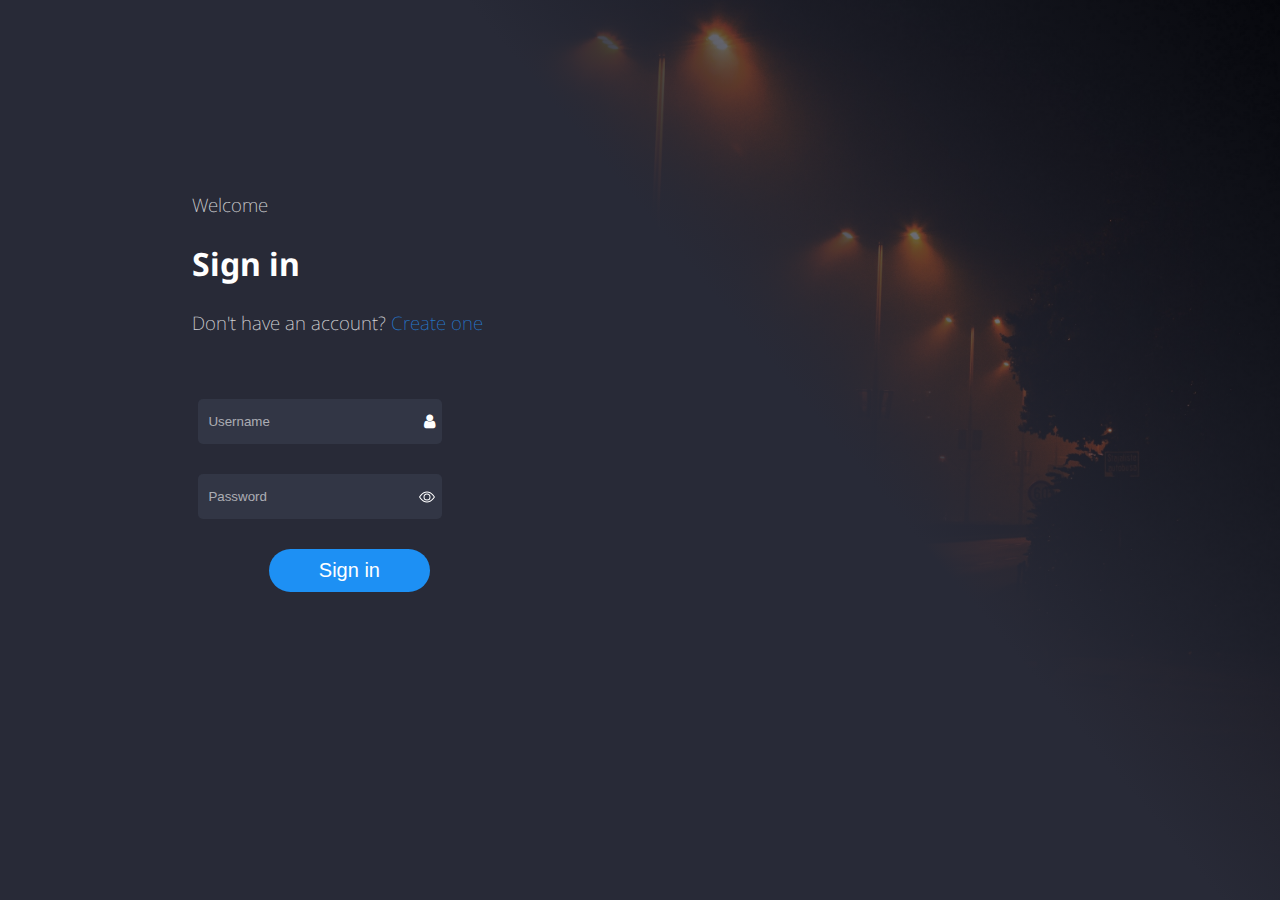
<file: index.html>
<!DOCTYPE html>
<html lang="en">
<head>
    <meta charset="UTF-8">
    <meta http-equiv="X-UA-Compatible" content="IE=edge">
    <meta name="viewport" content="width=device-width, initial-scale=1.0">
    <link rel="stylesheet" href="styles.css">
    <link rel="stylesheet" href="https://cdnjs.cloudflare.com/ajax/libs/font-awesome/4.7.0/css/font-awesome.min.css">
    <script defer src="signInScript.js"></script>
    <title>Sign in</title>
</head>
<body>
    <div class="main-div">
        <div class="welcome">
            <h3>Welcome</h3>
            <h1>Sign in</h1>
            <h3>Don't have an account? <a href="https://melosshabi.github.io/log-in-system/Create/index.html">Create one</a></h3>
        </div>
        <div class="inputs">
            <form class="sign-in-form">
            <div class="username-div">
            <input class="username" type="text" placeholder="Username" required />
            <i id="i1" class="fa fa-user icon"></i>
            </div>
            <div class="password-div">
            <input class="password" type="password" placeholder="Password" required/>
           <button type="button" class="showPassBtn"> 
            <svg class="eye-icon" xmlns="http://www.w3.org/2000/svg" width="16" height="16" fill="currentColor" class="bi bi-eye" viewBox="0 0 16 16">
                <path d="M16 8s-3-5.5-8-5.5S0 8 0 8s3 5.5 8 5.5S16 8 16 8zM1.173 8a13.133 13.133 0 0 1 1.66-2.043C4.12 4.668 5.88 3.5 8 3.5c2.12 0 3.879 1.168 5.168 2.457A13.133 13.133 0 0 1 14.828 8c-.058.087-.122.183-.195.288-.335.48-.83 1.12-1.465 1.755C11.879 11.332 10.119 12.5 8 12.5c-2.12 0-3.879-1.168-5.168-2.457A13.134 13.134 0 0 1 1.172 8z"/>
                <path d="M8 5.5a2.5 2.5 0 1 0 0 5 2.5 2.5 0 0 0 0-5zM4.5 8a3.5 3.5 0 1 1 7 0 3.5 3.5 0 0 1-7 0z"/>
              </svg>
            </button>
            </div>
            <p class="incorrect"></p>
            </div>
            <div class="signIn">
            <button class="signInBtn">Sign in</button>
            </div>
            </form>
        </div>
    </div>
</body>
</html>
</file>
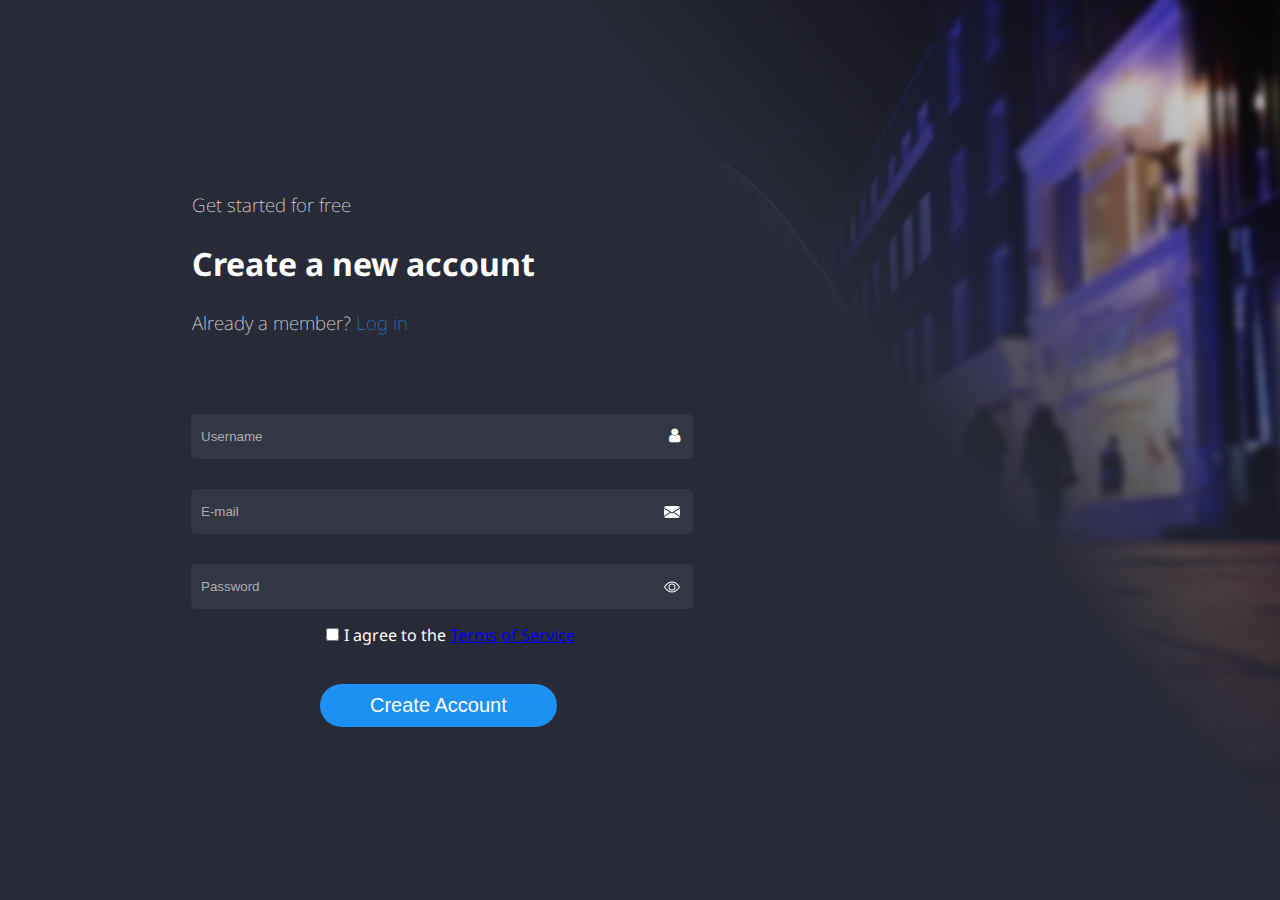
<file: Create/index.html>
<!DOCTYPE html>
<html lang="en">
<head>
    <meta charset="UTF-8">
    <meta http-equiv="X-UA-Compatible" content="IE=edge">
    <meta name="viewport" content="width=device-width, initial-scale=1.0">
    <link rel="stylesheet" href="styles.css">
    <link rel="stylesheet" href="https://cdnjs.cloudflare.com/ajax/libs/font-awesome/4.7.0/css/font-awesome.min.css">
    <script defer src="index.js"></script>
    <title>Create Account</title>
</head>
<body>
    <div class="main-div">
        <div class="get-started">
            <div>
            <h3>Get started for free</h3>
            <h1>Create a new account</h1>
            <h3>Already a member? <a href="https://melosshabi.github.io/log-in-system/">Log in</a></h3>
        </div>
        </div>
        <div class="inputs">
            <form class="createAccForm">
            <div class="username">
            <input class="username-input" name="username" type="text" placeholder="Username" required />
            <i id="i1" class="fa fa-user icon"></i>
            </div>

            <div class="email-div">
            <input class="email" name="email" type="email" placeholder="E-mail" required/>
            <svg class="email-icon" xmlns="http://www.w3.org/2000/svg" width="16" height="16" fill="currentColor" class="bi bi-envelope-fill" viewBox="0 0 16 16">
                <path d="M.05 3.555A2 2 0 0 1 2 2h12a2 2 0 0 1 1.95 1.555L8 8.414.05 3.555ZM0 4.697v7.104l5.803-3.558L0 4.697ZM6.761 8.83l-6.57 4.027A2 2 0 0 0 2 14h12a2 2 0 0 0 1.808-1.144l-6.57-4.027L8 9.586l-1.239-.757Zm3.436-.586L16 11.801V4.697l-5.803 3.546Z"/>
              </svg>
            </div>
            <div class="password-div">
            <input class="password" name="password" type="password" placeholder="Password" required/>
           <button type="button" class="showPassBtn"><svg class="eye-icon" xmlns="http://www.w3.org/2000/svg" width="16" height="16" fill="currentColor" class="bi bi-eye" viewBox="0 0 16 16">
                <path d="M16 8s-3-5.5-8-5.5S0 8 0 8s3 5.5 8 5.5S16 8 16 8zM1.173 8a13.133 13.133 0 0 1 1.66-2.043C4.12 4.668 5.88 3.5 8 3.5c2.12 0 3.879 1.168 5.168 2.457A13.133 13.133 0 0 1 14.828 8c-.058.087-.122.183-.195.288-.335.48-.83 1.12-1.465 1.755C11.879 11.332 10.119 12.5 8 12.5c-2.12 0-3.879-1.168-5.168-2.457A13.134 13.134 0 0 1 1.172 8z"/>
                <path d="M8 5.5a2.5 2.5 0 1 0 0 5 2.5 2.5 0 0 0 0-5zM4.5 8a3.5 3.5 0 1 1 7 0 3.5 3.5 0 0 1-7 0z"/>
              </svg></button>
            </div>
           <div class="terms"><div><input class="checkbox" type="checkbox" required name="terms-conditions"/><label>I agree to the <a href="https://melosshabi.github.io/log-in-system/Terms/index.html">Terms of Service</a></div></label></div>
            </div>
            <div class="create">
            <button type="submit" class="createAcc">Create Account</button>
            </div>
            </form>
        </div>
    </div>
</body>
</html>
</file>
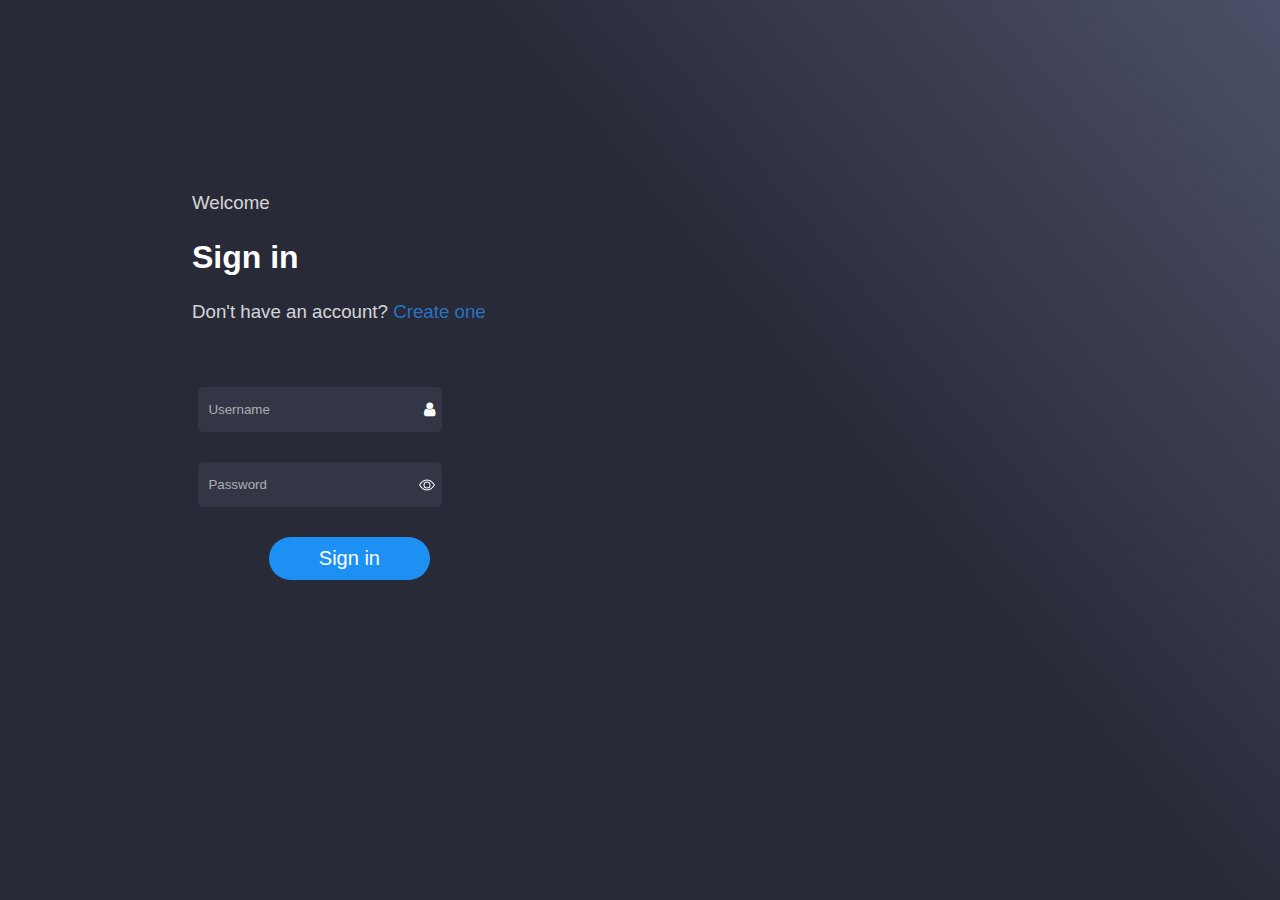
<file: Manage/index.html>
<!DOCTYPE html>
<html lang="en">
<head>
    <meta charset="UTF-8">
    <meta http-equiv="X-UA-Compatible" content="IE=edge">
    <meta name="viewport" content="width=device-width, initial-scale=1.0">
    <link rel="stylesheet" type="text/css" href="styles.css">
    <script defer type="module" src="index.js"></script>
    <title>Manage Account</title>
</head>
<body>
    <div class="spinner-container">
        <div class="spinner"></div>
    </div>

    <div class="page-content">
        <div class="sidebar">
            <h3 class="users-name"></h3>
            <p class="users-email"></p>
            <p>Menu</p>

            <div class="options">             
                <ul>
                    <li><svg class="settings-icon" xmlns="http://www.w3.org/2000/svg" width="24" height="24" viewBox="0 0 24 24" fill="none" stroke="currentColor" stroke-width="2" stroke-linecap="round" stroke-linejoin="round" class="feather feather-settings"><circle cx="12" cy="12" r="3"></circle><path d="M19.4 15a1.65 1.65 0 0 0 .33 1.82l.06.06a2 2 0 0 1 0 2.83 2 2 0 0 1-2.83 0l-.06-.06a1.65 1.65 0 0 0-1.82-.33 1.65 1.65 0 0 0-1 1.51V21a2 2 0 0 1-2 2 2 2 0 0 1-2-2v-.09A1.65 1.65 0 0 0 9 19.4a1.65 1.65 0 0 0-1.82.33l-.06.06a2 2 0 0 1-2.83 0 2 2 0 0 1 0-2.83l.06-.06a1.65 1.65 0 0 0 .33-1.82 1.65 1.65 0 0 0-1.51-1H3a2 2 0 0 1-2-2 2 2 0 0 1 2-2h.09A1.65 1.65 0 0 0 4.6 9a1.65 1.65 0 0 0-.33-1.82l-.06-.06a2 2 0 0 1 0-2.83 2 2 0 0 1 2.83 0l.06.06a1.65 1.65 0 0 0 1.82.33H9a1.65 1.65 0 0 0 1-1.51V3a2 2 0 0 1 2-2 2 2 0 0 1 2 2v.09a1.65 1.65 0 0 0 1 1.51 1.65 1.65 0 0 0 1.82-.33l.06-.06a2 2 0 0 1 2.83 0 2 2 0 0 1 0 2.83l-.06.06a1.65 1.65 0 0 0-.33 1.82V9a1.65 1.65 0 0 0 1.51 1H21a2 2 0 0 1 2 2 2 2 0 0 1-2 2h-.09a1.65 1.65 0 0 0-1.51 1z"></path></svg><button class="settings-btn">Settings</button></li>
                </ul>
            </div>
            <div class="logout-div">
                <ul>
                    <li><svg class="logout-icon" xmlns="http://www.w3.org/2000/svg" width="24" height="24" viewBox="0 0 24 24" fill="none" stroke="currentColor" stroke-width="2" stroke-linecap="round" stroke-linejoin="round" class="feather feather-log-out"><path d="M9 21H5a2 2 0 0 1-2-2V5a2 2 0 0 1 2-2h4"></path><polyline points="16 17 21 12 16 7"></polyline><line x1="21" y1="12" x2="9" y2="12"></line></svg><button onclick=logOut() class="logout-btn">Log out</button></li>
                </ul>
            </div>
        </div>
        <div class="user-info">
            <h1>Account Settings</h1>

            <hr>
            <h2>Personal Information</h2>
            <div class="user-data">
                <div class="username-div">
                    <label class="username-label">Username</label><br/><input class="username" type="text"/>
                    <button class="change-username ">Change Username</button>
                </div>
                <div class="email-div">
                    <label>E-mail</label><br/><input class="email" type="text"/>
                    <button class="change-email disabled">Change Email</button>
                </div>
                <div class="password-div">
                    <label>Password</label><br><input type="password" class="password">
                    <button class="change-password disabled">Change Password</button>
                </div>
            </div>

            <div class="btn-div">
                <button class="save-changes">Save Changes</button>
            </div>
        </div>
        <div class="logout-div-mobile">
            <ul>
                <li><button onclick=logOut() class="logout-btn-mobile">Log out</button></li>
            </ul>
        </div>
    </div>
    <script>
         function logOut(){
        localStorage.removeItem('username');
        localStorage.removeItem('email');
        localStorage.removeItem('password');
        localStorage.removeItem('id');
        window.location.href ="https://melosshabi.github.io/log-in-system/index.html";
    }
       
    </script>
</body>
</html>
</file>
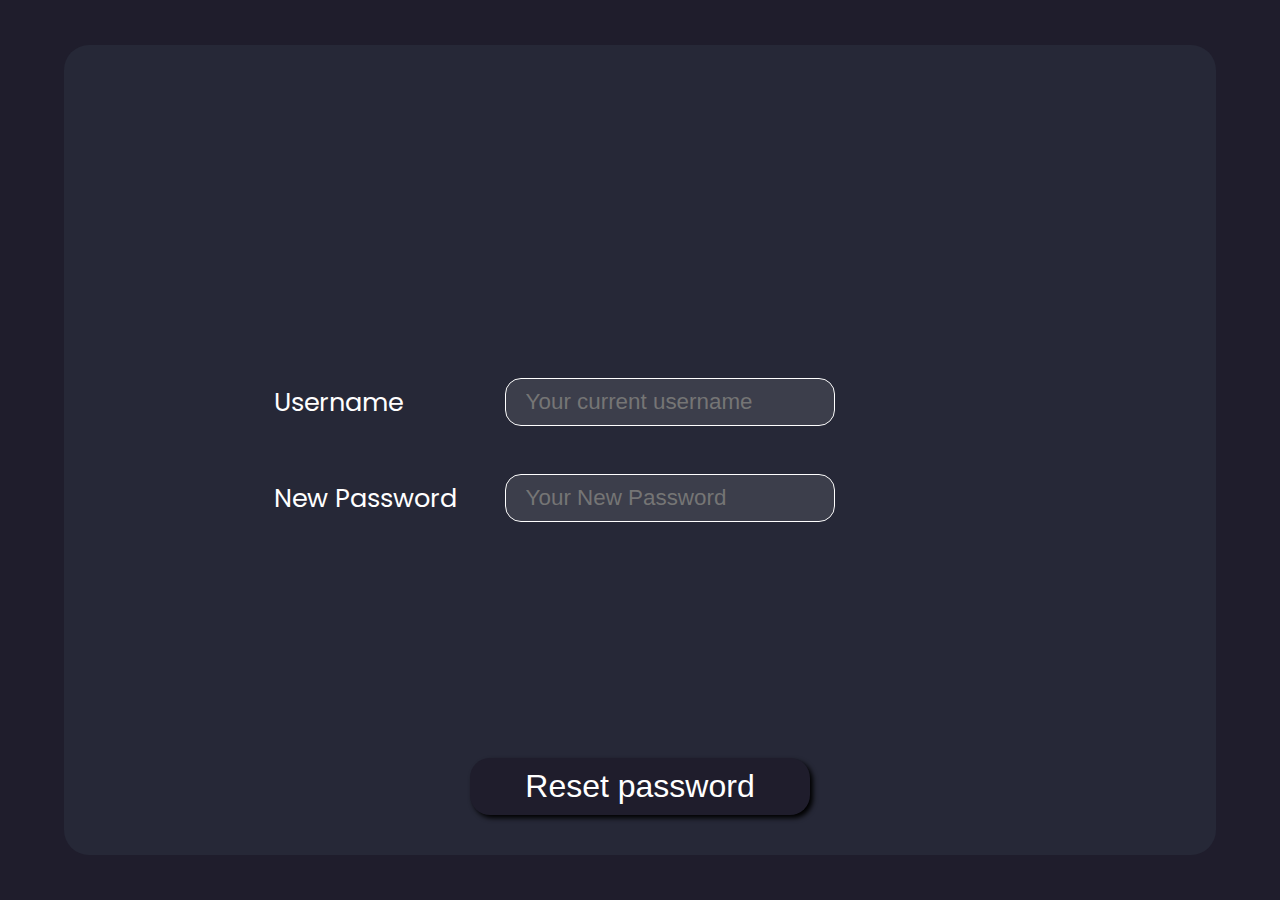
<file: Reset/index.html>
<!DOCTYPE html>
<html lang="en">
<head>
    <meta charset="UTF-8" />
    <meta http-equiv="X-UA-Compatible" content="IE=edge" />
    <meta name="viewport" content="width=device-width, initial-scale=1.0" />
    <link rel="stylesheet" type="text/css" href="styles.css"/>
    <script defer src="index.js"></script>
    <title>Reset Password</title>
</head>
<body>
    
    <div class="container">

        <div><label>Username</label><input required type="text" class="username-input" placeholder="Your current username"/></div>
        <div><label>New Password</label><input required type="password" class="password-input"placeholder="Your New Password"/></div>
        <label class="incorrect"></label>
        <div class="button-div">
            <button class="reset-btn">Reset password</button>
        </div>
    </div>
</body>
</html>
</file>
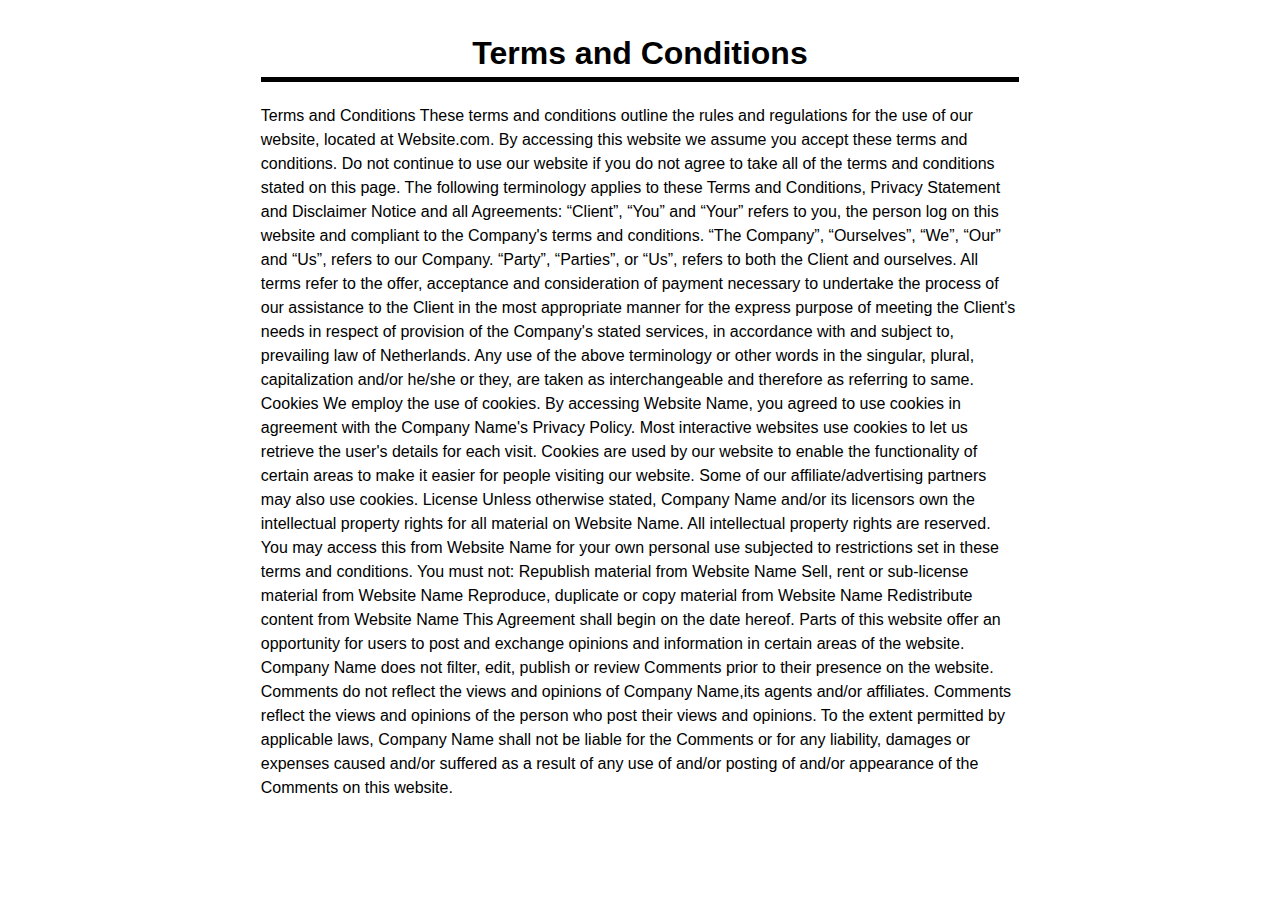
<file: Terms/index.html>
<!DOCTYPE html>
<html lang="en">
<head>
    <meta charset="UTF-8">
    <meta http-equiv="X-UA-Compatible" content="IE=edge">
    <meta name="viewport" content="width=device-width, initial-scale=1.0">
    <title>Terms and Conditions</title>
</head>
<style>
    body{
        height: 100vh;
        font-family: sans-serif;
        display: flex;
        justify-content: center;
    }
    .terms{
        
        width: 60%;
        height: 80%;
        line-height: 1.5;
    }
    .terms h1{
        text-align: center;
        border-bottom: 5px solid black;
    }
    @media(max-width:412px){
        .terms{
            width: 90vw;
        }
    }
</style>
<body>
    <div class="terms">
        <h1>Terms and Conditions</h1>
        <p>Terms and Conditions
            These terms and conditions outline the rules and regulations for the use of our website, located at Website.com.
            
            By accessing this website we assume you accept these terms and conditions. Do not continue to use our website if you do not agree to take all of the terms and conditions stated on this page.
            
            The following terminology applies to these Terms and Conditions, Privacy Statement and Disclaimer Notice and all Agreements: “Client”, “You” and “Your” refers to you, the person log on this website and compliant to the Company's terms and conditions. “The Company”, “Ourselves”, “We”, “Our” and “Us”, refers to our Company. “Party”, “Parties”, or “Us”, refers to both the Client and ourselves. All terms refer to the offer, acceptance and consideration of payment necessary to undertake the process of our assistance to the Client in the most appropriate manner for the express purpose of meeting the Client's needs in respect of provision of the Company's stated services, in accordance with and subject to, prevailing law of Netherlands. Any use of the above terminology or other words in the singular, plural, capitalization and/or he/she or they, are taken as interchangeable and therefore as referring to same.
            
            Cookies
            We employ the use of cookies. By accessing Website Name, you agreed to use cookies in agreement with the Company Name's Privacy Policy.
            
            Most interactive websites use cookies to let us retrieve the user's details for each visit. Cookies are used by our website to enable the functionality of certain areas to make it easier for people visiting our website. Some of our affiliate/advertising partners may also use cookies.
            
            License
            Unless otherwise stated, Company Name and/or its licensors own the intellectual property rights for all material on Website Name. All intellectual property rights are reserved. You may access this from Website Name for your own personal use subjected to restrictions set in these terms and conditions.
            
            You must not:
            
            Republish material from Website Name
            Sell, rent or sub-license material from Website Name
            Reproduce, duplicate or copy material from Website Name
            Redistribute content from Website Name
            This Agreement shall begin on the date hereof.
            
            Parts of this website offer an opportunity for users to post and exchange opinions and information in certain areas of the website. Company Name does not filter, edit, publish or review Comments prior to their presence on the website. Comments do not reflect the views and opinions of Company Name,its agents and/or affiliates. Comments reflect the views and opinions of the person who post their views and opinions. To the extent permitted by applicable laws, Company Name shall not be liable for the Comments or for any liability, damages or expenses caused and/or suffered as a result of any use of and/or posting of and/or appearance of the Comments on this website.
            </p>
    </div>
</body>
</html>
</file>
<file: styles.css>
@import url('https://fonts.googleapis.com/css2?family=Noto+Sans&display=swap');

*{
   box-sizing: border-box;
   margin:0;
   padding: 0;
}

body{
    background-color:rgb(76, 80, 104);
    color:white;
    font-family: 'Noto Sans', sans-serif;
    display: flex;
    justify-content: center;
    overflow: hidden;
}

.main-div{
    width: 100vw;
    height: 100vh;
    background:linear-gradient(50deg, rgb(40,42,55)60%, rgba(255, 0, 0, 0)) , url("background.jpg");
    background-size: cover;
}
.welcome{
    margin:15% 0% 5% 15%;
}
.welcome h3{
    font-weight: 200;
    opacity: 0.8;
    margin-bottom:25px;
}
.welcome h3:last-child{
    margin-top:25px;
}
.welcome a{
    text-decoration: none;
    color:rgba(38, 150, 255, 0.89);
}
.inputs input{
    padding:10px 15px;
    border-radius: 5px;
    border:none;
    display: block;
    margin:15px 0 15px 15%; 
    width: calc(39% - 6px);
    background-color: rgb(50,54,69);
    color:white;
    padding:15px 10px
}
.inputs input::placeholder{
    color:rgba(255, 255, 255, .6);
}
.inputs input:focus{
    outline:1px solid rgba(0, 183, 255, 0.5);
    border:none;
}
.username-div{
    position:relative;
    width: 50%;
    margin-left:8%;
}
#i1{
    position: absolute;
    right: 48%;
    top:30%;
}
.password-div{
    width: 50%;
    margin-left:8%;
    position: relative;
    display: flex;
}
.eye-icon{
    position:absolute;
    right:48%;
    top:40%;
    color:white;
}
.eye-icon:hover{
    background-color: rgba(255, 255, 255, .2);
}
.showPassBtn{
    border:none;
    cursor: pointer;
}
.incorrect{
    color:rgba(155, 50, 50, 1);
    margin-left: 18%;
}
.signIn{
    width: 40%;
    margin-left:11%;
}
.signInBtn{
    margin:3% 0 5% 25%;
    padding:10px 50px;
    border-radius: 25px;
    border:none;
    background-color: rgb(29,144,244);
    color:white;
    font-size:1.25rem;
    cursor:pointer;
    transition: all 300ms;
}
.signInBtn:hover{
    background-color: rgb(2, 103, 255);
}
@media(max-width:1024px){
    .welcome{
        margin:40% 0% 5% 9%;
    }
    .inputs{
        margin-top:7%;
    }
    .username-div{
        width: 60%;
        margin-left:0;
    }
    .username-div input{
        width: 60%;
    }
    #i1{
        right:27%;
    }
    .eye-icon{
        right: 27%;
    }
    .password-div{
        width: 60%;
        margin-left:0;
    }
    .password-div input{
        width: 60%;
    }
    .signIn{
        margin-left: 9%;
    }
    .incorrect{
        margin-left:15%;
    }
}
@media(max-width:414px){
    .main-div{
        background:linear-gradient(50deg, rgb(40,42,55)100%, rgba(255, 0, 0, 0)) , url("background.jpg");
    }
    .welcome{
       display: flex;
       flex-direction: column;
    }
    .username-div, .password-div{
        width: 100%;
    }
    .username-div input{
        width: 80%;
        margin-left:11%;
    }
    #i1{
        right: 12%;
    }
    .eye-icon{
        right: 12%;
    }
    .password-div input{
        width: 80%;
        margin-left:11%;
    }
    .signIn{
        width: 100%;
        margin-top:10%;
        margin-left:0%;
        display: flex;
        justify-content: center;
        align-items: center;
    }
    .signInBtn{
        margin:3% 0 0 0;
    }
}
</file>
<file: Create/styles.css>
@import url('https://fonts.googleapis.com/css2?family=Noto+Sans&display=swap');

*{
   box-sizing: border-box;
   margin:0;
   padding: 0;
}

body{
    background-color:rgb(76, 80, 104);
    color:white;
    font-family: 'Noto Sans', sans-serif;
    display: flex;
    justify-content: center;
}

.main-div{
    width: 100vw;
    height: 100vh;
    background:linear-gradient(50deg, rgb(40,42,55)65%, rgba(255, 0, 0, 0)) , url("background.jpg");
    background-size: cover;
}
.get-started{
    margin:15% 0% 5% 15%;
}
.get-started h3{
    font-weight: 200;
    opacity: 0.8;
    margin-bottom:25px;
}
.get-started h3:last-child{
    margin-top:25px;
}
.get-started a{
    text-decoration: none;
    color:rgba(38, 150, 255, 0.89);
}

.username-input, .email, .password{
    padding:10px 15px;
    border-radius: 5px;
    border:none;
    display: block;
    margin:15px 0 15px 15%; 
    width: calc(39% - 6px);
    background-color: rgb(50,54,69);
    color:white;
    padding:15px 10px;
}
.inputs input::placeholder{
    color:rgba(255, 255, 255, .6);
}
.inputs input:focus{
    outline:1px solid rgba(0, 183, 255, 0.5);
    border:none;
}
.username{
    display: flex;
    justify-content: flex-end;
    position:relative;
    width: 50%;
    margin-left:calc(5% - 11px);
}
.username input{
    width: calc(80% - 10px);
}
#i1{
    position: absolute;
    right: 2%;
    top:37%;
}
.email-div{
    display: flex;
    justify-content: flex-end;
    position:relative;
    width:50%;
    margin-left:calc(5% - 11px);
}
.email-div input{
    width: calc(80% - 10px);
}
.email-icon{
   position: absolute;
   top:40%;
   right:2%;
}
.password-div{
    width: 50%;
    position: relative;
    display: flex;
    justify-content: flex-end;
    margin-left:calc(5% - 11px);
}
.password-div input{
    width: calc(80% - 10px);
}
.eye-icon{
    color:white;
    position:absolute;
    right:2%;
    top:40%;
}
.showPassBtn{
    border: none;
    cursor: pointer;
}
.eye-icon:hover{
    background-color: rgba(255, 255, 255, .2);
}
.terms{
   width: 40%;
   display: flex;
   align-items: center;
   justify-content: center;
   margin-left: calc(15%);
}
.checkbox{
    margin-left: 5px;
    margin-right: 5px;
}
.createAcc{
    margin:3% 0 5% 25%;
    padding:10px 50px;
    border-radius: 25px;
    border:none;
    background-color: rgb(29,144,244);
    color:white;
    font-size:1.25rem;
    cursor:pointer;
    transition: all 300ms;
}
.createAcc:hover{
    background-color: rgb(2, 103, 255);
}
@media(max-width:1024px){
    .main-div{
        display: flex;
        flex-direction: column;
        justify-content: center;
    }
}
@media(max-height:640px){
    .main-div{
        display: flex;
        justify-content: flex-start;
    }
    .get-started{
        margin-top:15%;
    }
    .inputs{
        margin-top:15%;
    }
    .email-div input{
        margin-top:25px;
    }
    .email-icon{
        top:55%;
    }
    .password-div input{
        margin-top:25px;
    }
    .eye-icon{
        top:56%;
    }
}
@media(max-width:540px){
    .main-div{
        background:rgba(40,42,55, 1);
        justify-content: center;
    }
    .get-started{
        width: 100%;
        margin:0;
        display: flex;
        align-items: center;
        flex-direction: column;
    }
    .username, .email-div, .password-div{
        width: 80%;
    }
    .terms{
        width: 80%;
    }
    .create{
        display: flex;
        justify-content: center;
        
    }
    .createAcc{
        margin:3% 0% 5% 0%;
    }
}
@media(max-width:412px){
    .username, .email-div,.password-div{
        width: 100%;
        margin:0;
    }
    .username input{
        margin-right:25px;
    }
    #i1{
        right:calc(2% + 25px)
    }
    .email-div input{
        margin-right: 25px;
    }
    .email-icon{
        right: calc(2% + 25px);
    }
    .password-div input{
        margin-right: 25px;
    }
    .eye-icon{
        right: calc(2% + 25px);
    }
    .terms{
        margin-bottom:15%;
    }
    .createAcc{
        margin-left:20px;
    }
}
@media(max-width:360px){
    .username,.email-div, .password-div{
        width: 100vw;
        justify-content: center;

    }
    .username input {
        width: 90%;
        margin:0;
    }
    .email-div input{
        width: 90%;
        margin:0;
        margin-top:10px;
    }
    .password-div input{
        width: 90%;
        margin:0;
        margin-top: 10px;
    }
    .eye-icon{
        top:47%;
    }
    .terms{
        margin-top:15px;
    }
    .create{
        position: absolute;
        bottom:2%;
        left: 13%;
    }
}
</file>
<file: Manage/styles.css>
@import url('https://fonts.googleapis.com/css2?family=Poppins&display=swap');

*{
    margin:0;
    padding:0;
    box-sizing: border-box;
}
body{
    font-family: 'Poppins', sans-serif;
}
.spinner-container{
    height: 100vh;
    width: 100vw;
    display: flex;
    justify-content: center;
    align-items: center;
    overflow: hidden;
}
.spinner {
    width: 56px;
    height: 56px;
    border-radius: 50%;
    background: radial-gradient(farthest-side,#474bff 94%,#0000) top/9px 9px no-repeat,
           conic-gradient(#0000 30%,#474bff);
    -webkit-mask: radial-gradient(farthest-side,#0000 calc(100% - 9px),#000 0);
    animation: spinner-c7wet2 1s infinite linear;
 }
 @keyframes spinner-c7wet2 {
    100% {
       transform: rotate(1turn);
    }
 }

.page-content{
    display: flex;
    justify-content: center;
    background-color: rgb(31,29,44);
    height: 100vh;
}
.sidebar{
    height: 100vh;
    width: 15%;
    background-color: rgb(31,29,44);
    color:white;
    display: flex;
    justify-content: flex-start;
    flex-direction: column;
    text-align: left;
    position:relative;
}
.sidebar h3{
    margin-top:15%;
    margin-left:10%;
}
.sidebar p:nth-child(2){
    margin-top:2%;
    margin-left:10%;
}
.sidebar p:nth-child(3){
    margin-top: 50%;
    margin-left: 15%;
    font-size: 1.2rem;
    text-align: left;
}
.user-info{
    width: 85%;
    height: 100vh;
    background-color:rgb(38,40,55);
    border-top-left-radius: 15px;
    border-bottom-left-radius: 15px;
}

.options{
    width: 100%;
    display: flex;
    flex-direction: column;
}
.options ul{
    margin:0;
    padding:30px;
    width: 100%;
    height: 100%;
    display: flex;
    flex-direction: column;
    justify-content: space-between;
    list-style: none;
    padding-left:25px;
    margin-top:15%;
    cursor: pointer;
    transition: background-color 400ms, border 100ms;
}
.options ul:hover{
    background-color: rgb(38,40,55);
    border-left: 2px solid rgb(112,97,163);
}
.options li{
    display: block;
    position:relative;
}

.house-icon{
    width: 30px;
}
.settings-btn{
    font-size: 1.25rem;
    background: none;
    border:none;
    color:white;
    cursor: pointer;
    padding-left: 10px;
    margin-top:6px;
    position:absolute;

}
.settings-btn{
    margin-top:2px;
}
.settings-icon{
    width: 30px;
    color:white;
}
.user-info{
    color:white;
}
.user-info h1{
    margin:3% 0;
    text-align: center;
}
.user-info h2{
    margin-top:2%;
    text-align: center;
}

.user-data{
    height: 40%;
    display: flex;
    flex-direction: row;
    justify-content: center;
    align-items: center;
}
.username-div, .email-div, .password-div{
    margin:2% 2%;
}
.username, .email, .password{
    height: 25px;
    border:1px solid white;
    background: rgba(255, 255, 255, .1);
    border-radius: 15px;
    padding:20px 20px;
    margin-top: -10%;
    color:rgba(255, 255, 255, .4);
    font-size: 1.25rem;
    transition: padding 200ms;
    cursor: not-allowed;
}
.enabled{
    color:white;
    cursor: text;
}
 .enabled:hover{
    padding:25px 25px;
 }
.enabled:focus{
    outline:none;
    padding: 25px 25px;
}
.username-div, .email-div, .password-div{
    display: flex;
    flex-direction: column;
}
.change-username, .change-email, .change-password, .save-Usr{
    background:none ;
    border: none;
    color:rgba(0, 204, 255, .8);
    cursor: pointer;
    margin-top:3%;
    text-align: end;
}
.change-username:hover, .change-email:hover, .change-password:hover{
    text-decoration: underline;
}
.btn-div{
    display: flex;
    justify-content: center;
    align-items: center;
    margin-top:2%;
    height: 30%;
}
.save-changes{
    background: none;
    border:none;
    border-radius: 15px;
    background-color: rgb(31,29,44);
    color:white;
    padding:10px 55px;
    font-size: 1.5rem;
    cursor: pointer;
    box-shadow: 4px 4px 5px rgba(0, 0, 0, 1);
    transition: all 200ms;
}
.save-changes:hover{
    transform: translate(3px, -3px);
    background-color: rgb(37, 35, 53);
}
.logout-div{
    margin-top:145%;
    
}
.logout-div ul{
    margin:0;
    padding:30px;
    width: 100%;
    height: 100%;
    transition: background-color 400ms, border 100ms;
}
.logout-div ul:hover{
    background-color: rgb(38,40,55);
    border-left: 2px solid rgb(112,97,163);
}
.logout-div li{
    display: block;
    list-style: none;

}
.logout-btn{
    background: none;
    border:none;
    color:white;
    font-size: 1.7rem;
    cursor:pointer;
}
.logout-icon{
    margin-right:5px;
    padding-top:5px;
    cursor:pointer;
}
.logout-div-mobile{
    display: none;
}
@media(max-width:1200px){
    body{
        font-size: 1.8rem;
    }
    .sidebar{
        width: 40%;
    }
    .sidebar h3{
        font-size: 1.4em;
    }
    .sidebar p:nth-child(2){
        font-size: 1.5rem;
    }
    .sidebar p:nth-child(3){
        font-size: 3rem;
        margin-top: 30%;
    }
    .options{
        margin-top:30%;
    }
    .settings-icon{
        height: 2em;
    }
    .settings-btn{
        font-size:3rem
    }
    .user-data{
        flex-direction: column;
    }
    .btn-div{
        flex-direction: row;
        align-items: flex-end;
    }
    .user-data label{
        font-size: 2rem;
    }
    .username, .email, .password{
        font-size: 2rem;
        padding:25px 20px;
    }
    .username:focus, .email:focus, .password:focus{
        padding:30px 25px;
    }
    .save-changes{
        font-size: 1.7em;
    }
    .save-changes:hover{
        transform: none;
    }
    .logout-div{
        margin-top:300%;
    }
    .logout-btn{
        font-size: 3rem;
    }
    .logout-icon{
        height: 40px;
    }
}
@media(max-width:1024px){
    .sidebar{
        width: 30%;
    }
    .sidebar h3{
        font-size: 2rem;
    }
    .sidebar p:nth-child(2){
        font-size: 1rem;
    }
    .sidebar p:nth-child(3){
        font-size: 2rem;
    }
    .settings-icon{
        height: 20px;
    }
    .settings-btn{
        font-size: 2rem;
    }
    .user-info h1{
        font-size: 2rem;
    }
    .user-info h2{
        font-size: 1.8rem;
    }
    .user-data{
        flex-direction: column;
        margin-top: 10%;
    }
    .user-data label{
        font-size: 1.5rem;
    }
    .username, .email, .password{
        font-size: 1.3rem;
    }

    .btn-div{
        flex-direction: row;
        align-items: flex-end;
    }
    .save-changes{
        font-size: 1.5rem;
    }
    .logout-div{
        margin-top: 200%;
    }
    .logout-btn{
        font-size: 2rem;
    }
    .logout-icon{
        height: 28px;
    }
}
 
@media(max-width:412px){
    .sidebar{
        display: none;
    }
    .options ul{
        padding:0;
    }
    .settings-icon{
        height: 20px;
        margin-left: 0%;
    }
    .settings-btn{
        margin-top:7px;
        font-size: 1.5rem;
    }
    .user-info{
        height: 80%;
        align-self: center;
        border-radius: 15px;
    }
    .user-info h1{
        font-size: 1.2rem;
    }
    .user-info h2{
        margin-top:10%;
        font-size: 1.1rem;
    }
    .user-data{
        margin-top:15%;
    }
    .user-data label{
        font-size: 1rem;
    }
    .username, .email, .password{
        font-size: 1rem;
    }
    .save-changes{
        font-size:1rem;
    }
    .logout-div-mobile{
        display: flex;
        position:absolute;
        bottom:2%;
    }
    .logout-div-mobile li{
        list-style: none;
    }
    .logout-btn-mobile{
        display: block;
        background-color: rgb(37,37,70);
        border:none;
        border-radius: 35px;
        color:white;
        font-size: 1.5rem;
        padding:15px 55px;
        transition: all 200ms;
    }
    .logout-btn-mobile:active{
        background-color: rgb(38,40,55);
    }
}


@media (max-width:360px){
    .user-info{
        height: 75vh;
        align-self: flex-start;
    }
    .user-info h2{
        margin-top: 0;
        font-size: .9rem;
    }
    label{
    padding:0;
    margin-bottom:-5%;
    }
    .username-label{
        margin-top: 8%;
        margin-bottom: -20%;
    }
    .username{
        margin-top: 1%;
    }
    .username, .email, .password{
        padding: 15px 15px;
    }
    .username:focus, .email:focus, .password:focus{
        padding:17px 17px;
    }
    
}
@media(max-height:400px){
    .save-changes{
        display: none;
    }
    .logout-div-mobile{
        display: none;
    }
    .user-info{
        height: 100vh;
    }
}

@media(max-width:280px){
    .username, .email, .password{
        font-size: .8rem;
        padding: 5px 5px;
        border-radius:5px;
    }
    .username:hover, .email:hover, .password:hover{
        padding:8px 8px;
    }
    .username:focus, .email:focus, .password:focus{
        padding:8px 8px;
    }
    .logout-btn-mobile{
        font-size: 1rem;
        padding: 10px 15px;
    }
    .user-info h2{
        margin-top: 0px;
        margin-bottom: 50px;
    }
}
</file>
<file: Reset/styles.css>
@import url('https://fonts.googleapis.com/css2?family=Poppins&display=swap');
*{
    margin:0;
    padding:0;
    box-sizing: border-box;
}

body{
    height: 100vh;
    width: 100vw;
    display: flex;
    justify-content: center;
    align-items: center;
    background-color: rgb(31,29,44);
    font-family: 'Poppins', sans-serif;
}

.container{
    height: 90%;
    width: 90%;
    border-radius: 25px;
    background-color: rgb(38,40,55);
    color:white;
    display: flex;
    justify-content:center;
    align-items: center;
    flex-direction: column;
    position:relative;
}
.container div:nth-child(1) {
    margin-bottom: 50px;
    margin-right: 15%;
    width: 35rem;
    display: flex;
    justify-content: space-between;
    align-items: center;
}
.container div:nth-child(2){
    margin-right: 15%;
    width: 35rem;
    display: flex;
    justify-content: space-between;
    align-items: center;
}

.container div:nth-child(1) label {
    font-size: 1.6rem;

}
.container div:nth-child(2) label{
    font-size: 1.6rem;
}

.username-input, .password-input{
    font-size: 1.4rem;
    background-color: rgb(60,62,75);
    border:none;
    border-radius: 15px;
    color:white;
    padding:10px 20px;
    outline:1px solid white;
}

.button-div{
    position: absolute;
    bottom:5%;
}

.reset-btn{
    color:white;
    background:rgb(31,29,44);
    border:none;
    border-radius: 20px;
    font-size: 2rem;
    padding:10px 55px;
    box-shadow:3px 3px 5px black;
    cursor:pointer;
   
}
.incorrect{
    color:red
}

@media (max-width:412px) {
    body{
        overflow: hidden;
    }
    .container{
        display: flex;
        align-items: center;
        justify-content: center;
        flex-direction: column;
    }
    .container div:nth-child(1){
        width: 19rem;
        margin-left: 15%;
        padding:0;
        justify-content: space-between;
        align-items: center;
        flex-direction: column;
        margin-bottom: 25%;
    }
    .container div:nth-child(2){
        width: 19rem;
        margin:0;
        padding:0;
        justify-content: space-between;
        align-items: center;
        flex-direction: column;
    }
    .container div:nth-child(1) label{
      font-size: 1rem;
    }
    .container div:nth-child(2) label{
        font-size: 1rem;
    }
   
    .username-input, .password-input{
        font-size: 1rem;
        padding: 5px 5px;
    }
    .reset-btn{
        font-size: 1rem;
    }
}
@media (max-height:400px){
    .container div:nth-child(1){
        margin-bottom: 5%;
    }

}
</file>
